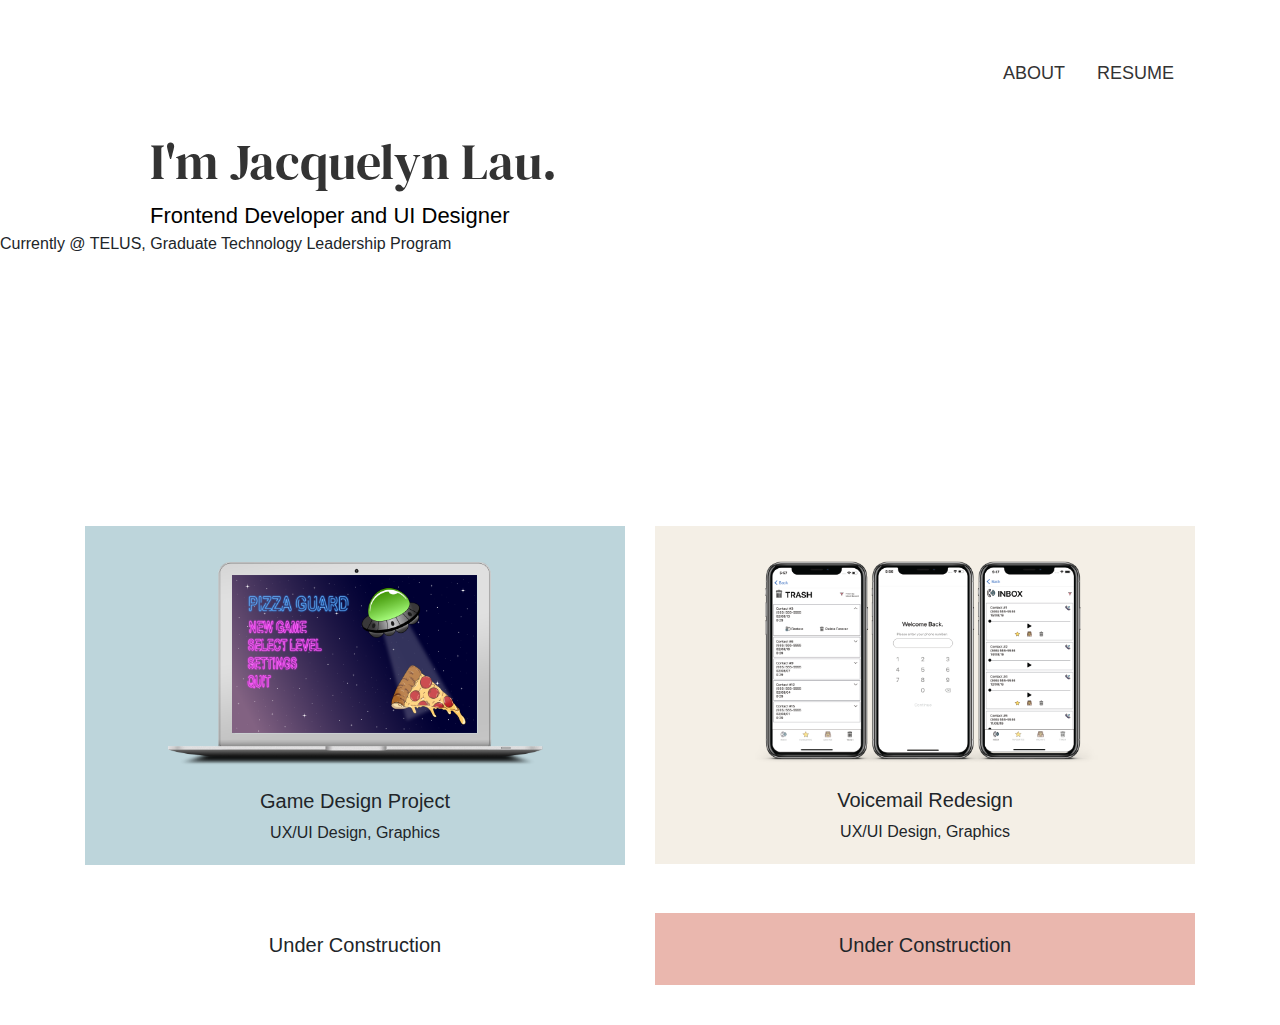
<file: index.html>
<!DOCTYPE HTML>

<html>
  <head> 
      
    <meta charset="utf-8">
    <meta http-equiv="X-UA-Compatible" content="IE=edge">
    <meta name="viewport" content="width=device-width, initial-scale=1, shrink-to-fit=no">
    
    <!-- website tab title -->
    <title>Jacquelyn Lau </title>
      
    <!-- link to css files and fonts -->
    <link rel="stylesheet" type="text/css" href="main.css">
    <link href="https://fonts.googleapis.com/css?family=Fira+Sans:500|Source+Serif+Pro" rel="stylesheet">
    <link href="https://fonts.googleapis.com/css?family=Roboto+Condensed&display=swap" rel="stylesheet">
    <link href="https://fonts.googleapis.com/css?family=Roboto+Condensed:300,400&display=swap" rel="stylesheet">
    <link href="https://fonts.googleapis.com/css?family=DM+Serif+Display&display=swap" rel="stylesheet">
    
    <!-- link to Bootstrap -->
    <link rel="stylesheet" href="https://stackpath.bootstrapcdn.com/bootstrap/4.3.1/css/bootstrap.min.css" integrity="sha384-ggOyR0iXCbMQv3Xipma34MD+dH/1fQ784/j6cY/iJTQUOhcWr7x9JvoRxT2MZw1T" crossorigin="anonymous">
  
  </head>

  <body>

    <header>
        
        <!-- main menu top bar -->
        <div class ="site-header">
             <div class="main-menu">
                <!-- <a href="index.html">Home</a> -->
                <a href="about.html">ABOUT</a>
                <a href="JacquelynLauRES.pdf">RESUME</a>
            </div>
        </div>
    
        <!-- intro tag line -->
         <div class="tag-line">
            <p1>I'm Jacquelyn Lau.</br> </p1>
            <p2>Frontend Developer and UI Designer</br></p2>
            <text> Currently @ TELUS, Graduate Technology Leadership Program</text>
        </div>

    </header>
   

    <!-- portfolio menu -->
    <section class="portfolio">
      <div class="container">
        <div class="row">

          <!-- Game Design -->
          <div class="col-md-6 mb-6 mt-6">
            <div class="card border-0 h-100">
              <div class ="gd-overlay-container"> 
                <div class="card-body">
                  <img src="images/gamedesign.png" alt="" class="card-img-top gamedesign"> 
                    </br></br>
                    <h5> <class="text-dark">Game Design Project</a></h5>
                    <p3> <class="text-light">UX/UI Design, Graphics</a></p3>                                  
                </div> 
              
                <a href="gamedesign.html"> 
                  <div class = "overlay">
                    <div class = "text"></div>
                  </div>
                </a>
              </div>  
            </div>
          </div>
          
                          
          
         
          <div class="col-md-6 mb-6 mt-6">
              <div class="card border-0 h-100">
                <div class ="hci-overlay-container"> 
                  <div class="card-body">
                    <img src="images/hci.png" alt="" class="card-img-top hci"> 
                      </br></br>
                      <h5> <class="text-dark">Voicemail Redesign</a></h5>
                      <p3> <class="text-light">UX/UI Design, Graphics</a></p3>                                  
                  </div> 
                
                  <a href="hci.html"> 
                    <div class = "overlay">
                      <div class = "text"> 
                        </div>
                    </div>
                  </a>
                </div>  
              </div>
            </div>



      </div>




    </br> </br> 

        <div class="row">
          <div class="col-md-6 mb-6 mt-6">
                <div class="card border-0 h-100">
                    <div class="card-body">
                        <h5> <class="text-dark">Under Construction</a></h5>                                 
                    </div> 
                      <div class = "overlay">
                        <div class = "text"> </div>
                      </div>
                </div>
              </div>
                    <div class="col-md-6 mb-6 mt-6">
                      <div class="card border-0 h-100">
                          <div class ="elearning-overlay-container"> 
                            <div class="card-body">         
                          <h5> <class="text-dark">Under Construction</a></h5>
                      </div>
                          <div class = "overlay">
                            <div class = "text"> </div>
                          </div>
                      </div>
                    </div>
      
                  
                </div> 
              </div> 

        
        

       
      
  </section>

  </body> 
  
  



  


</html>
</file>
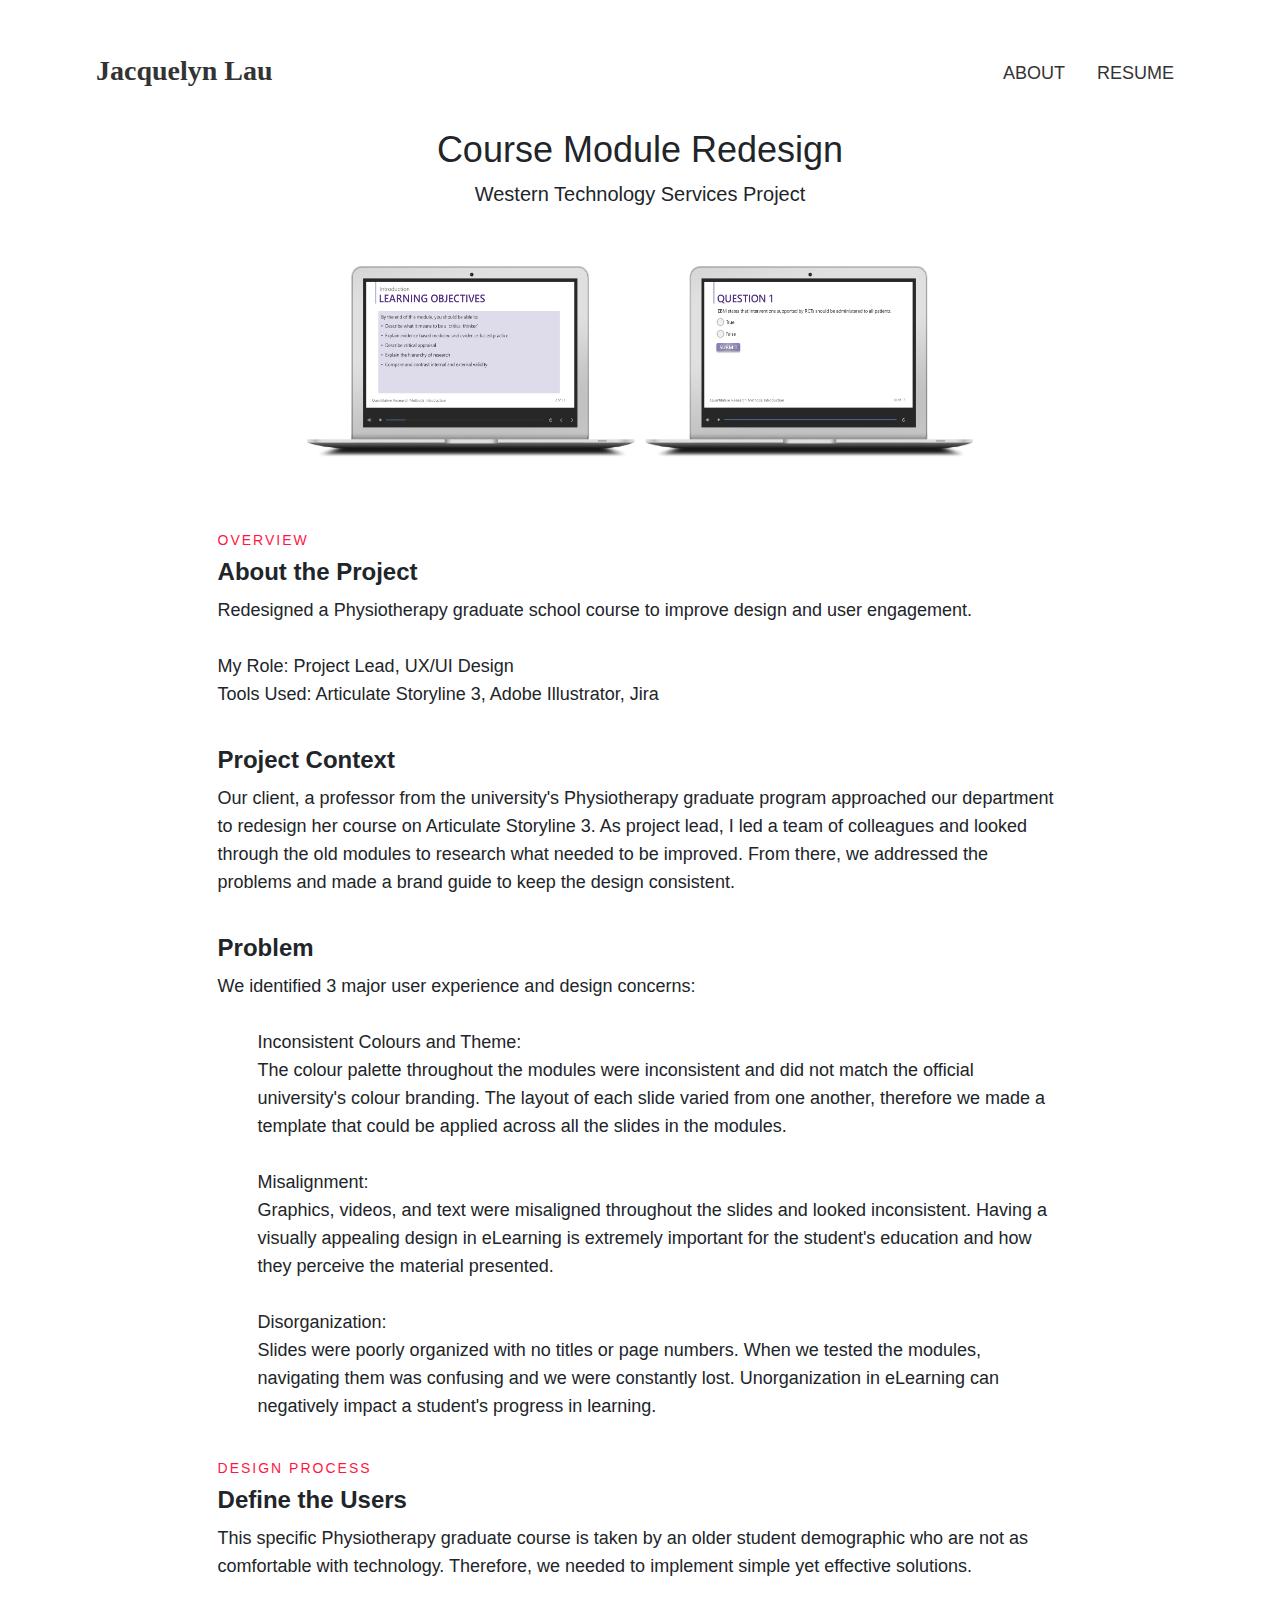
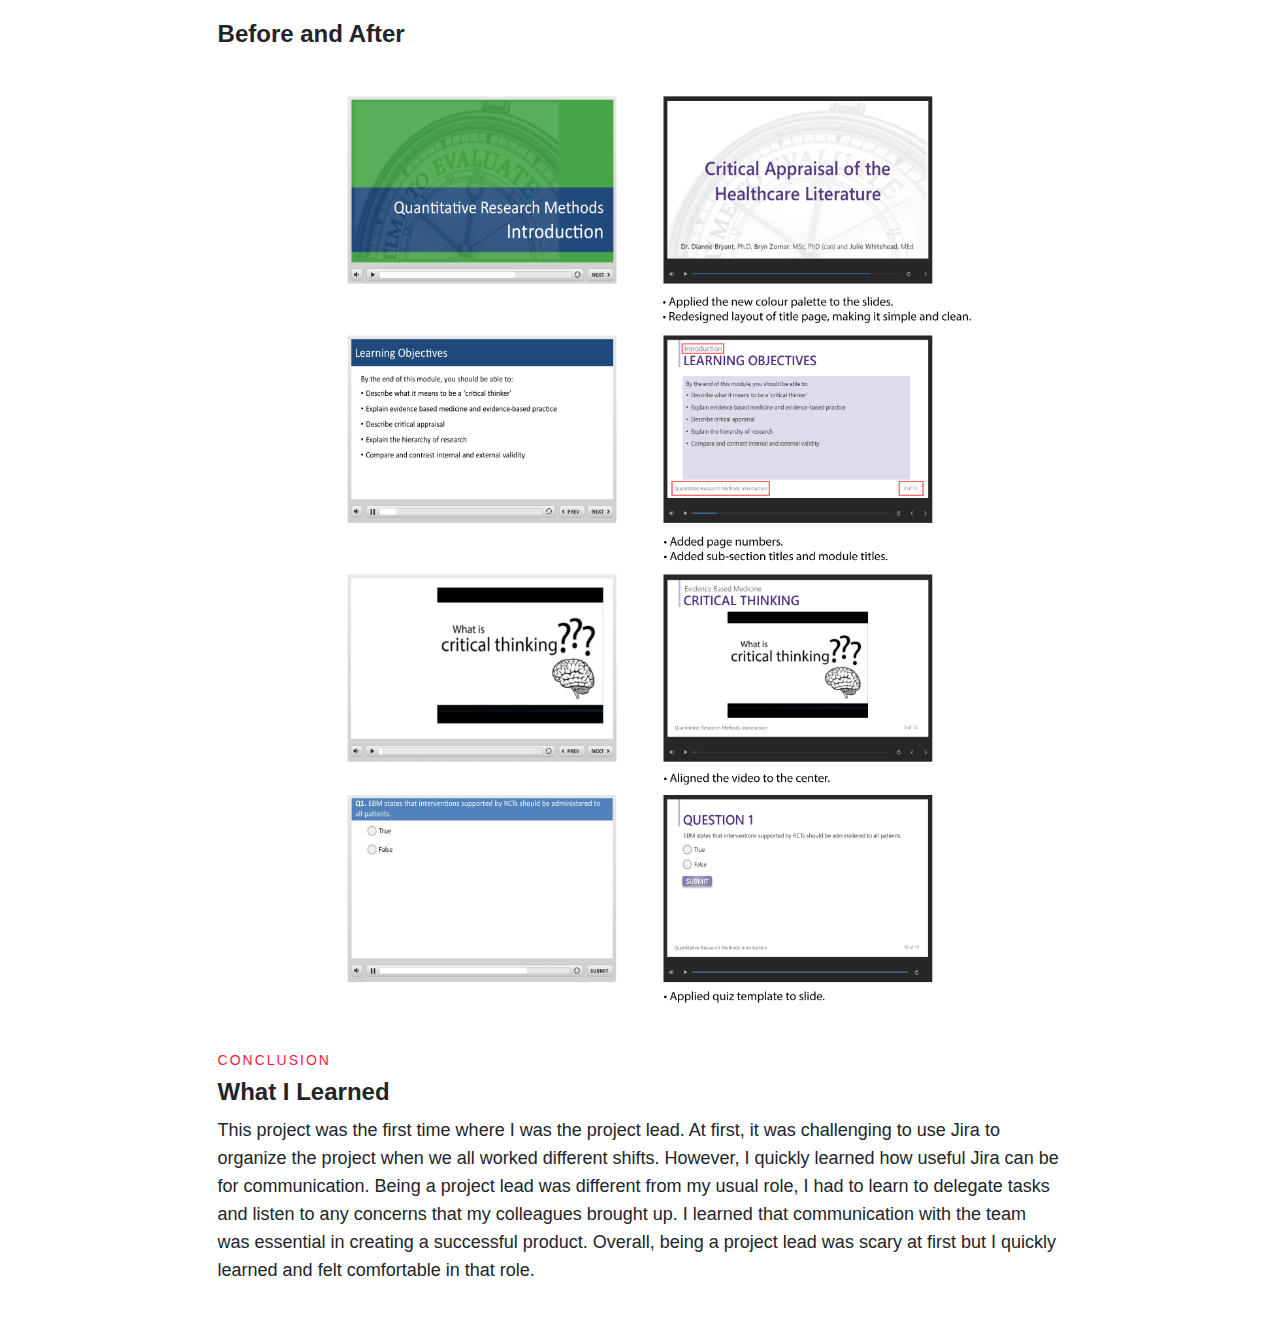
<file: elearning.html>
<!DOCTYPE HTML>

<html>
    <head> 

        <meta charset="utf-8">
        <meta http-equiv="X-UA-Compatible" content="IE=edge">
        <meta name="viewport" content="width=device-width, initial-scale=1, shrink-to-fit=no">
    
        <!-- website tab title -->
        <title>Jacquelyn Lau: eLearning Design </title>
      
        <!-- link to css files and fonts -->
        <link rel="stylesheet" type="text/css" href="main.css">
        <link rel="stylesheet" type="text/css" href="elearning.css">
        <link href="https://fonts.googleapis.com/css?family=Fira+Sans:500|Source+Serif+Pro" rel="stylesheet">
        <link href="https://fonts.googleapis.com/css?family=Roboto+Condensed:300,400&display=swap" rel="stylesheet">
        
    
        <!-- link to Bootstrap -->
        <link rel="stylesheet" href="https://stackpath.bootstrapcdn.com/bootstrap/4.3.1/css/bootstrap.min.css" integrity="sha384-ggOyR0iXCbMQv3Xipma34MD+dH/1fQ784/j6cY/iJTQUOhcWr7x9JvoRxT2MZw1T" crossorigin="anonymous">
  
    </head>

    <body>

    <header>
        <!-- main menu top bar -->
        <div class ="site-header">
                <div class = "name">
                        <a href="index.html">Jacquelyn Lau</a>
                    </div>
            <div class="main-menu">
                <!-- <a href="index.html">Home</a> -->
                <a href="about.html">ABOUT</a>
                <a href="JacquelynLauRES.pdf">RESUME</a>
            </div>
        </div>
    </header>
    
    
        <h1 class = "project-heading"> Course Module Redesign </h1>
        <p class = "project-intro"> Western Technology Services Project </p> 
        

        
    
        <!-- header photo -->
        <div class = "elearningheader"> 
             <img src="images/elearning.png" alt="" class="card-img-top">
    
        </div> 

    <div class = "container-fluid project">
    <h1 class = "project-caps-heading"> OVERVIEW </h1>    
        <h1 class = "project-sub-heading"> About the Project </h1>
            <p class = "project-paragraph"> Redesigned a Physiotherapy graduate school course to improve design and user engagement. </br> </br></p>
            <p class = "project-paragraph"> <b>My Role:</b> Project Lead, UX/UI Design</p>
            <p class = "project-paragraph"> <b>Tools Used:</b> Articulate Storyline 3, Adobe Illustrator, Jira </br></br></p>
        
            
        <h1 class = "project-sub-heading"> Project Context </h1>
            
            <p class = "project-paragraph"> 
                    Our client, a professor from the university's Physiotherapy graduate program approached our department to redesign her course on Articulate Storyline 3. 
                    As project lead, I led a team of colleagues and looked through the old modules to research what needed to be improved. From there, we addressed the
                    problems and made a brand guide to keep the design consistent. 
            </br> </br></p>
        
            <h1 class = "project-sub-heading"> Problem </h1>
            <p class = "project-paragraph"> 
            We identified 3 major user experience and design concerns: <br> <br>
            <ul class = "project-paragraph">
                    <b>Inconsistent Colours and Theme:</b> <br> The colour palette throughout the modules were inconsistent and did 
                    not match the official university's colour branding. The layout of each slide varied from one another, therefore we made 
                    a template that could be applied across all the slides in the modules. <br> <br>

                    <b>Misalignment:</b> <br> Graphics, videos, and text were misaligned throughout the slides and looked inconsistent. Having a visually
                    appealing design in eLearning is extremely important for the student's education and how they perceive the material presented.
                    <br> <br>

                    <b>Disorganization:</b> <br> Slides were poorly organized with no titles or page numbers. When we tested the modules, navigating them was confusing and we were constantly lost. 
                    Unorganization in eLearning can negatively impact a student's progress in learning.  <br> 

                    </ul>
                </p> 

                    <h1 class = "project-caps-heading"> DESIGN PROCESS </h1>
                
        <h1 class = "project-sub-heading"> Define the Users </h1> 
            <p class = "project-paragraph"> This specific Physiotherapy graduate course is taken by an older student demographic who are not as comfortable with technology. 
            Therefore, we needed to implement simple yet effective solutions. </p>
            </br></p>   

        <h1 class = "project-sub-heading"> Before and After </h1> 
            <p class = "project-paragraph">
                 <a href="images/storylinefix.png" target="_blank"> <img src="images/storylinefix.png" class="card-img-top flow"></a>
            </p>
            


         <h1 class = "project-caps-heading"> CONCLUSION </h1>       
        <h1 class = "project-sub-heading"> What I Learned </h1>
        <p class ="project-paragraph"> This project was the first time where I was the project lead. At first, it was challenging to 
            use Jira to organize the project when we all worked different shifts. However, I quickly learned how useful Jira can be for communication.
            Being a project lead was different from my usual role, I had to learn to delegate tasks and listen to any concerns that my colleagues brought up. 
            I learned that communication with the team was essential in creating a successful product. Overall, being a project lead was scary at first but I quickly learned and felt comfortable in that role. 
        </p>
        </br></br>
        
    
    </div>



    <!--<div class="footer">
        <div class = "footertext">
            <p>© Coded with ♥ by Jacquelyn Lau</p>
        </div>
    </div>-->
  </body> 
  


</html>
</file>
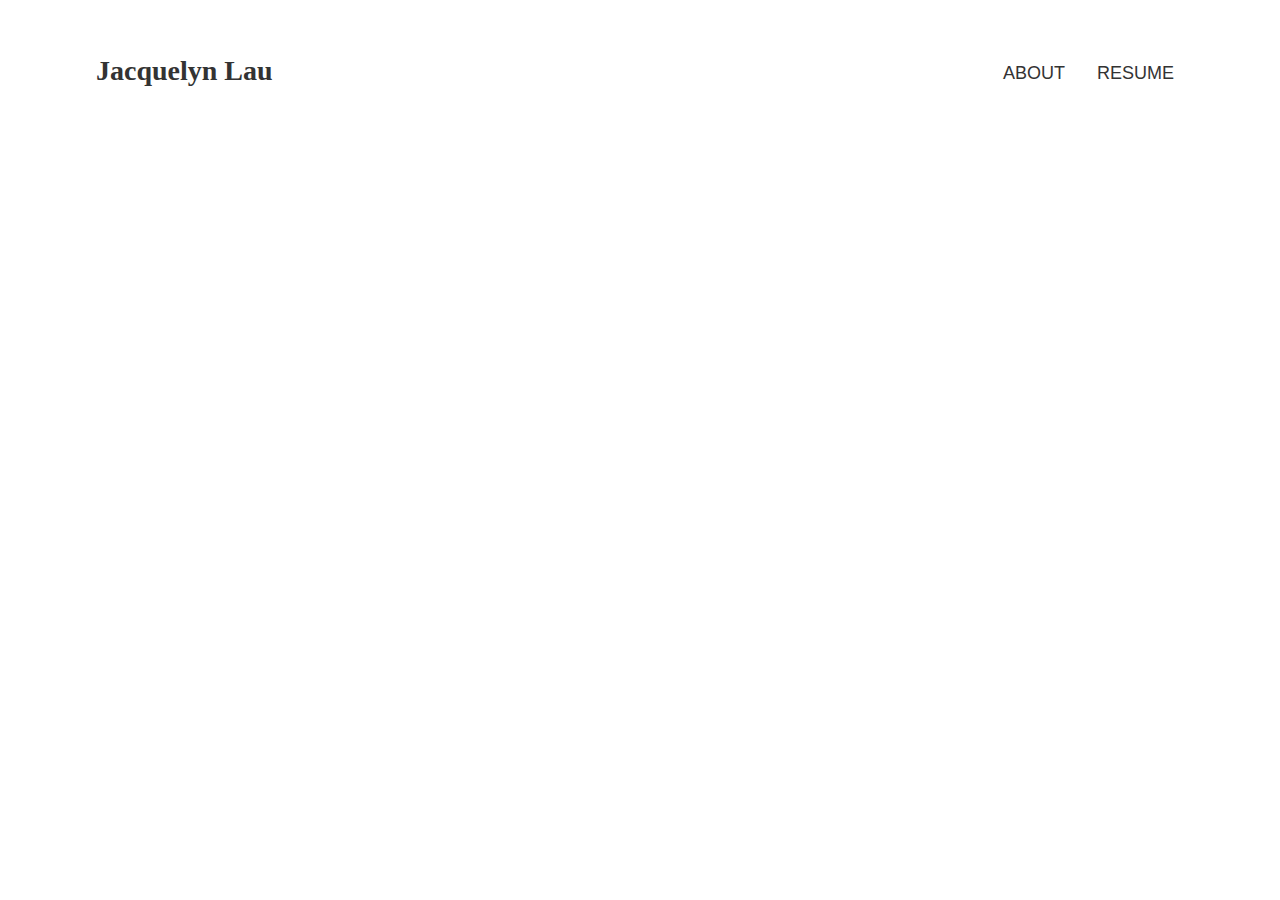
<file: icons.html>
<!DOCTYPE html>

<html>
  <head>
    <meta charset="utf-8" />
    <meta http-equiv="X-UA-Compatible" content="IE=edge" />
    <meta
      name="viewport"
      content="width=device-width, initial-scale=1, shrink-to-fit=no"
    />

    <!-- website tab title -->
    <title>Jacquelyn Lau: Game Design</title>

    <!-- link to css files and fonts -->
    <link rel="stylesheet" type="text/css" href="main.css" />
    <link rel="stylesheet" type="text/css" href="icons.css" />
    <link
      href="https://fonts.googleapis.com/css?family=Fira+Sans:500|Source+Serif+Pro"
      rel="stylesheet"
    />
    <link
      href="https://fonts.googleapis.com/css?family=Roboto+Condensed:300,400&display=swap"
      rel="stylesheet"
    />

    <!-- link to Bootstrap -->
    <link
      rel="stylesheet"
      href="https://stackpath.bootstrapcdn.com/bootstrap/4.3.1/css/bootstrap.min.css"
      integrity="sha384-ggOyR0iXCbMQv3Xipma34MD+dH/1fQ784/j6cY/iJTQUOhcWr7x9JvoRxT2MZw1T"
      crossorigin="anonymous"
    />
  </head>

  <body>
    <header>
      <!-- main menu top bar -->
      <div class="site-header">
        <div class="name">
          <a href="index.html">Jacquelyn Lau</a>
        </div>
        <div class="main-menu">
          <!-- <a href="index.html">Home</a> -->
          <a href="about.html">ABOUT</a>
          <a href="JacquelynLauRES.pdf">RESUME</a>
        </div>
      </div>
    </header>

    <!--     
        <h1 class = "project-heading"> Website Icons </h1>
        <p class = "project-intro"> Western Technology Services Project </p>  -->

    <!-- header photo -->
    <!-- <div class = "iconsheader"> 
                <img src="images/iconsheader.png" alt="" class="card-img-top">
       
           </div>  -->

    <!-- <div class = "container-fluid project">
    <h1 class = "project-caps-heading"> OVERVIEW </h1>    
        <h1 class = "project-sub-heading"> About the Project </h1>
            <p class = "project-paragraph"> Redesigned icons for the Instructional Technology Resource Centre website under Western Technology Services to showcase the services we provide:
                                            Videography, Audio Recording, Lightboard, Graphic Design, Equipment Rentals, Course Design </br> </br></p>
            <p class = "project-paragraph"> <b>My Role:</b> Graphic Designer </p>
            <p class = "project-paragraph"> <b>Tools Used:</b> Adobe Illustrator</p>
            <p class = "project-paragraph"> <b>Theme:</b> official Western University colours</br></br></br></p>
            
        
    </div> -->
  </body>
</html>
</file>
<file: main.css>
body { 
  
  background-color: #ffffff; 
}

.main-menu {
    opacity: 1; 
    background-color:#ffffff; 
}



.main-menu a {
  float: left;
  color: #333333;
  text-align: center;
  padding: 20px 16px;
  text-decoration: none;
  font-size: 18px;
  font-family:'Roboto',sans-serif;
  font-weight: 300; 
  background-color: transparent; 




}

/* change menu link on hover */
.main-menu a:hover {
  color: #8c8c8c;
  text-decoration: none; 
  transition-duration:0.5s;
}

a {
	text-decoration: none;
	color: inherit;
}



/* Right-aligned section inside the top navigation */
.main-menu {
  float: right;
  display: flex;
  margin: 10px;
  padding-right: 80px; 
  padding-top: 30px; 
  vertical-align: middle; 
   
  
}

.name { 
  float: left; 
  display: flex; 
  padding: 10px;
  padding-left: 80px; 
  padding-top: 30px; 
  vertical-align: middle; 
  background-color:transparent; 
  
}

.name a {
  
  color: #333333;
  text-align: center;
  padding: 20px 16px;
  text-decoration: none;
  font-size: 28px;
  font-family: 'DM Serif Display', serif;
  font-weight: bold; 


}

.name a:hover {
  color: #333333;
  text-decoration: none; 
  
}

.site-header{
  display: inline-block;
  position: relative;
  width: 100%;
  background-color:#ffffff;  
}

header{ 
  background-color:#ffffff; 
}

.tag-line{ 
  margin: 0 auto;  
  position: static;
  padding-bottom: 220px;
  background-color: #ffffff; 
}

p1 { 
    font-family: 'DM Serif Display', serif;
    font-weight: 400;
    font-size: 50px; 
    color: #333333;
    margin-left: 150px; 
}

p2 { 
    font:'Roboto', sans-serif;
    font-weight: 300; 
    font-size: 22px; 
    color: #000000;
    margin-left: 150px;  
}

h5 { 
    text-align: center;
    font: 'Roboto', sans-serif;
    
}

.portfolio{
  background-color: #ffffff;
  padding-top: 50px; 
  padding-bottom: 40px;

  
}

.p3 {
    text-align: center;
    font-weight: 300;
}

.card-body { 
    text-align: center; 
    font: 'Roboto', sans-serif;
    
}



.overlay-container{
  position: relative; 
  background-color: #000000;
}

.gd-overlay-container{
  position: relative; 
  background-color: #bdd5db; 
}

.hci-overlay-container{
  position: relative; 
  background-color: #f4efe6;
}

.icons-overlay-container{
  position: relative; 
  background-color: #f9e6d2;
}

.elearning-overlay-container{
  position: relative; 
  background-color: #eab7ae;
}

.gamedesign {  
  margin-top: 3.2%; 
  max-width: 75%; 
  max-height: 75%; 
}

.hci {  
  margin-top: 3%; 
  max-width: 69%; 
  max-height: 69%; 
}

.icons { 
  max-width: 85%; 
  max-height: 85%;  
}

.elearning { 
  margin-top: 10%; 
  margin-bottom: 8%; 
  max-width: 85%; 
  max-height: 95%; 
  
  
  
}


.overlay {
  position: absolute;
  top: 0;
  bottom: 0;
  left: 0;
  right: 0;
  height: 100%;
  width: 100%;
  opacity: 0;
  transition: .5s ease;
  background-color: #FFFFFF;
  
}
.text { 
  color: black;
  font-size: 20px;
  position: absolute;
  top: 50%;
  left: 50%;
  -webkit-transform: translate(-50%, -50%);
  -ms-transform: translate(-50%, -50%);
  transform: translate(-50%, -50%);
  text-align: center;
  font: 2em 'Roboto', sans-serif;
}
.gd-overlay-container:hover .overlay {
  opacity: 0.4;
}

.hci-overlay-container:hover .overlay {
  opacity: 0.4;
}

.icons-overlay-container:hover .overlay {
  opacity: 0.4;
}

.elearning-overlay-container:hover .overlay {
  opacity: 0.4;
}

.overlay-container:hover .overlay {
  opacity: 0.4;
}
</file>
<file: elearning.css>
.container.project{
  padding: 0 auto;
  width: 75%; 
}

.project{
  margin-left: auto; 
  margin-right: auto; 
  max-width: 80%;
  
}

.project{
  padding-top: 30px; 
  
}

.project-heading{
  font: 36px 'Roboto', sans-serif;
  font-weight: 400; 
  text-align: center;
  margin-bottom: 12px; 
}

.project-intro{
  font: 20px 'Roboto', sans-serif;
  font-weight: 300;
  margin-bottom: 50px;
  text-align: center;

}

.elearningheader {
    align-content: center;
    margin: 0 auto; 
    max-width: 52%;
    max-height: 52%; 
    padding-bottom: 5px; 
    padding-top: 10px;

}



.project-caps-heading{ 
  font: 14px 'Roboto', sans-serif;
  color:  #FF1744;
  letter-spacing: 2px;
  width: 85%; 
  margin: 0 auto; 
  margin-top: 40px; 
}

.project-sub-heading{
  font: 24px 'Roboto', sans-serif; 
  font-weight: bold; 
  margin:0 auto; 
  width: 85%; 
  margin-top: 10px; 
  margin-bottom: 10px; 
  
}

.project-paragraph{ 
  font: 18px 'Roboto', sans-serif; 
  font-weight: 300;
  margin: 0 auto; 
  width: 85%;
  line-height: 28px;

}

.levels{ 
  display: block; 
  margin-left: auto; 
  margin-right: auto;  
  max-width: 120%; 
  max-height: 120%; 
  padding-top: 20px; 
}

.flow{
  display: block; 
  margin-left: auto; 
  margin-right: auto;  
  padding-top: 20px; 
}

.wireframe{ 
  display: block; 
  margin-left: auto; 
  margin-right: auto;  
  padding-top: 20px;
  padding-bottom: 20px;  
  max-width: 70%; 
  max-height: 70%; 
}

.gameflow{ 
  display: block; 
  margin-left: auto; 
  margin-right: auto;  
  padding-top: 20px;  
  max-width: 80%; 
  max-height: 80%; 
}
</file>
<file: icons.css>
.container.project{
    padding: 0 auto;
    width: 75%; 
  }
  
  .project{
    margin-left: auto; 
    margin-right: auto; 
  }
  
  .project{
    padding-top: 30px; 
    max-width: 80%;
  }
  
  .project-heading{
    font: 36px 'Roboto', sans-serif;
    font-weight: 400; 
    text-align: center;
    margin-bottom: 12px; 
  }
  
  .project-intro{
    font: 20px 'Roboto', sans-serif;
    font-weight: 300;
    text-align: center;
  
  }
  
  .project-caps-heading{ 
    font: 14px 'Roboto', sans-serif;
    color:  #FF1744;
    letter-spacing: 2px;
    width: 85%; 
    margin: 0 auto; 
    
    
  }
  
  .project-sub-heading{
    font: 24px 'Roboto', sans-serif; 
    font-weight: bold; 
    margin:0 auto; 
    width: 85%; 
    margin-top: 20px; 
    margin-bottom: 15px; 
    
  }
  
  .project-paragraph{ 
    font: 18px 'Roboto', sans-serif; 
    font-weight: 300;
    margin: 0 auto; 
    width: 85%;
    line-height: 28px;
  
  }
  
  .low{ 
    display: block; 
    margin-left: auto; 
    margin-right: auto;  
    max-width: 70%; 
    padding-top: 20px; 
    
  }
  
  .row img { 
      align-content: center;
      width: 25%;
      height: 25%; 
      margin: 0 auto; 
  }

  .iconsheader {
    align-content: center;
    margin: 0 auto; 
    max-width: 43%;
    max-height: 43%; 
    padding-bottom: 10px; 
    padding-top: 10px;


  }
</file>
